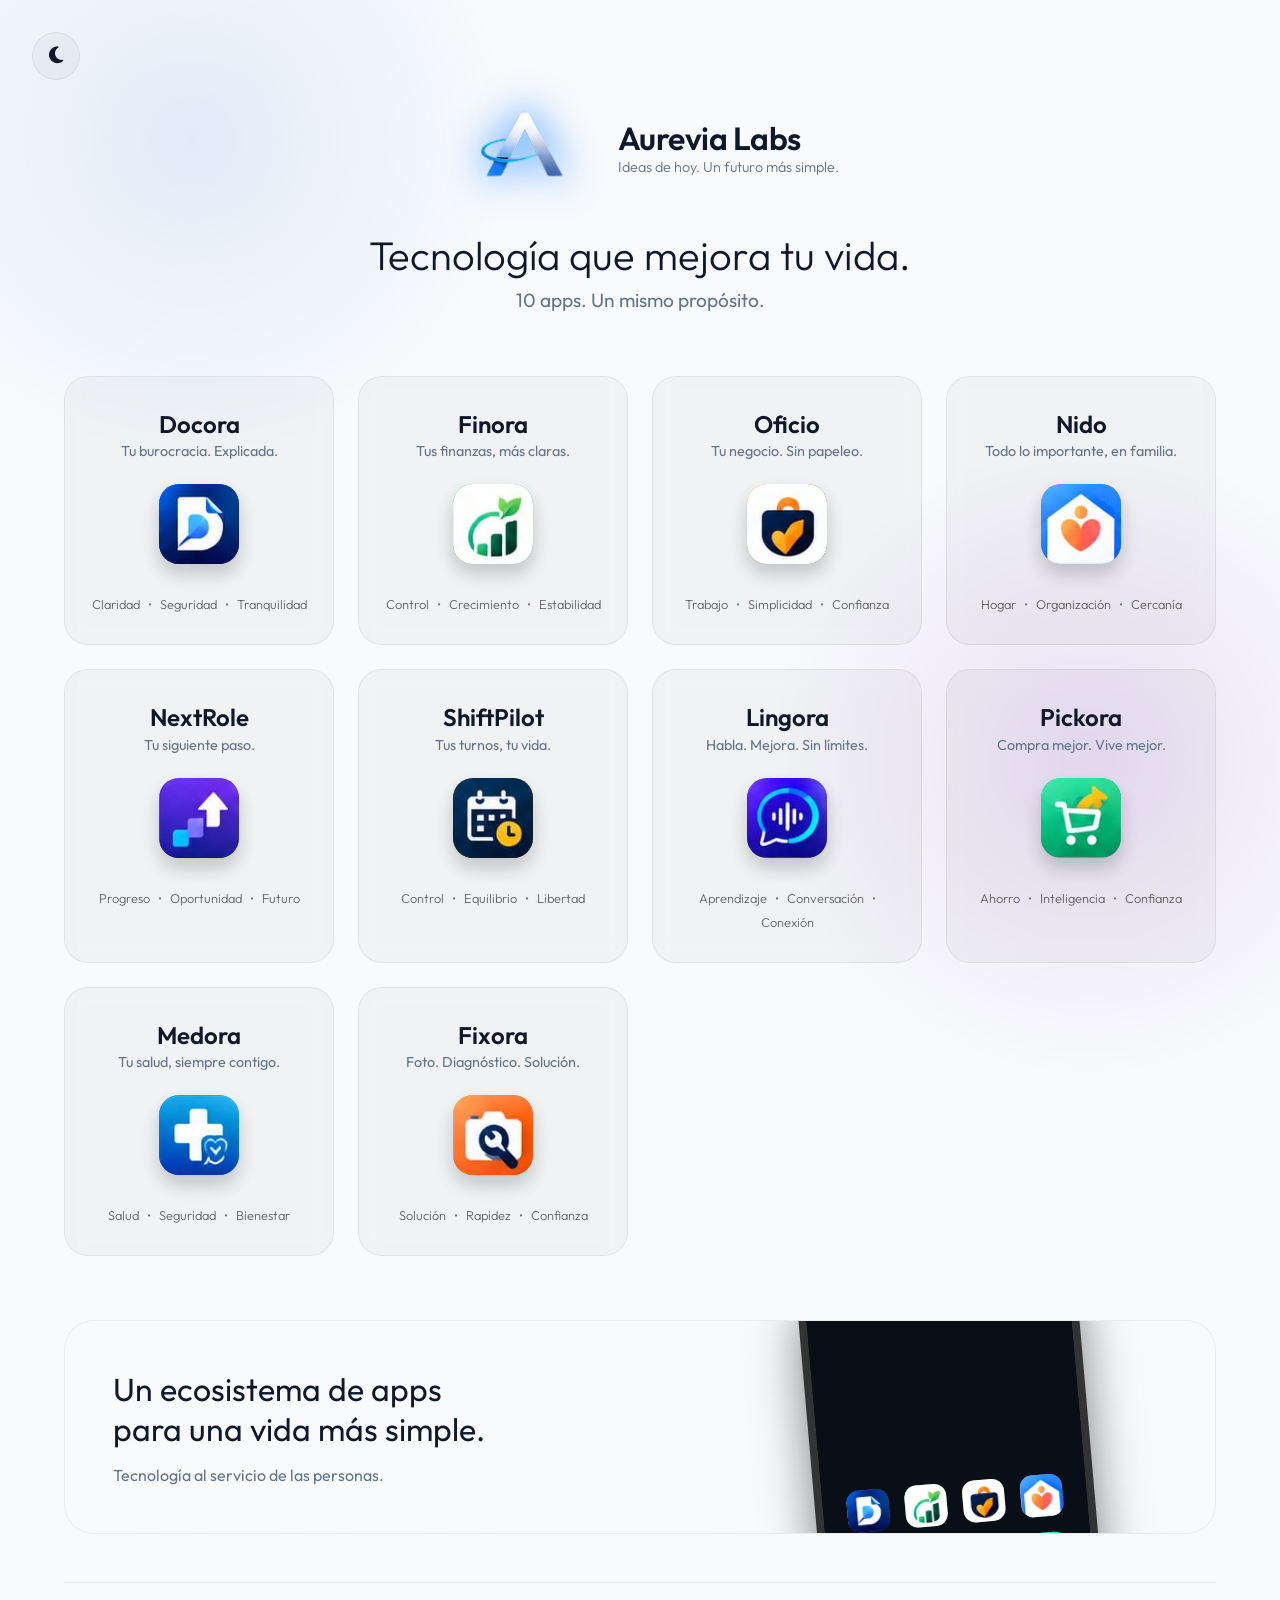
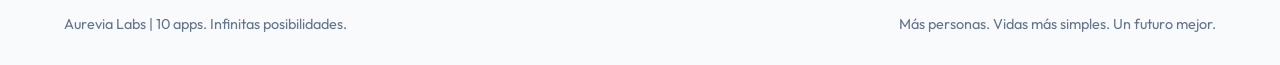
<file: index.html>
</html>
<!-- MAIN PAGE -->
<!DOCTYPE html>
<html lang="es">

<head>
    <!-- TITULO DEL MAIN PAGE -->
    <title>Aurevia Labs | Ecosistema</title>

    <!-- CODIFICACIÓN Y OTROS -->
    <meta charset="UTF-8">
    <meta name="viewport" content="width=device-width, initial-scale=1.0">

    <!-- FUENTES -->
    <link rel="preconnect" href="https://fonts.googleapis.com">
    <link rel="preconnect" href="https://fonts.gstatic.com" crossorigin>
    <link href="https://fonts.googleapis.com/css2?family=Outfit:wght@300;400;600;700&display=swap" rel="stylesheet">
    <link rel="stylesheet" href="index.css">
    <link rel="stylesheet" href="https://cdnjs.cloudflare.com/ajax/libs/font-awesome/6.4.0/css/all.min.css">
</head>

<body>
    <!-- FONDO Y MAIN PAGE -->
    <div class="background-glow"></div>
    <div class="background-glow glow-2"></div>
    <div class="container">

        <!-- BOTÓN TEMA -->
        <button id="theme-toggle" class="theme-toggle" aria-label="Cambiar tema">
            <i class="fa-solid fa-sun"></i>
        </button>

        <!-- CABECERA -->
        <header class="hero">
            <div class="brand">
                <div class="logo-container">
                    <img src="assets/logo.PNG" class="brand-logo" alt="Aurevia Labs">
                </div>

                <div class="brand-text">
                    <h1>Aurevia Labs</h1>
                    <p class="tagline">Ideas de hoy. Un futuro más simple.</p>
                </div>
            </div>

            <div class="hero-content">
                <h2>Tecnología que mejora tu vida.</h2>
                <p>10 apps. Un mismo propósito.</p>
            </div>
        </header>

        <!-- MAIN -->
        <main class="apps-grid">
            <!-- TARJETA 1: DOCORA -->
            <a href="docora/docora.html" class="not-link">
                <article class="app-card" style="--app-color-1: #4A90E2; --app-color-2: #0033A0;">
                    <div class="app-header">
                        <h3>Docora</h3>
                        <p>Tu burocracia. Explicada.</p>
                    </div>

                    <div class="app-icon">
                        <img src="assets/aurevia-full.png" class="sprite-img" style="--bg-x: -20%; --bg-y: -34%;">
                    </div>

                    <div class="app-values">
                        <span>Claridad</span>&bull;<span>Seguridad</span>&bull;<span>Tranquilidad</span>
                    </div>
                </article>
            </a>

            <!-- TARJETA 2: FINORA -->
            <article class="app-card" style="--app-color-1: #2ECC71; --app-color-2: #007934;">
                <div class="app-header">
                    <h3>Finora</h3>
                    <p>Tus finanzas, más claras.</p>
                </div>

                <div class="app-icon">
                    <img src="assets/aurevia-full.png" class="sprite-img" style="--bg-x: -44.9%; --bg-y: -33.5%;">
                </div>

                <div class="app-values">
                    <span>Control</span>&bull;<span>Crecimiento</span>&bull;<span>Estabilidad</span>
                </div>
            </article>

            <!-- TARJETA 3: OFICIO -->
            <article class="app-card" style="--app-color-1: #FF8C00; --app-color-2: #001F3F;">
                <div class="app-header">
                    <h3>Oficio</h3>
                    <p>Tu negocio. Sin papeleo.</p>
                </div>

                <div class="app-icon">
                    <img src="assets/aurevia-full.png" class="sprite-img" style="--bg-x: -70.2%; --bg-y: -33.5%;">
                </div>

                <div class="app-values">
                    <span>Trabajo</span>&bull;<span>Simplicidad</span>&bull;<span>Confianza</span>
                </div>
            </article>

            <!-- TARJETA 4: NIDO -->
            <article class="app-card" style="--app-color-1: #FF6B6B; --app-color-2: #4A90E2;">
                <div class="app-header">
                    <h3>Nido</h3>
                    <p>Todo lo importante, en familia.</p>
                </div>

                <div class="app-icon">
                    <img src="assets/aurevia-full.png" class="sprite-img" style="--bg-x: -80%; --bg-y: -34%;">
                </div>

                <div class="app-values">
                    <span>Hogar</span>&bull;<span>Organización</span>&bull;<span>Cercanía</span>
                </div>
            </article>

            <!-- TARJETA 5: NEXTROLE -->
            <article class="app-card" style="--app-color-1: #9B59B6; --app-color-2: #2C3E50;">
                <div class="app-header">
                    <h3>NextRole</h3>
                    <p>Tu siguiente paso.</p>
                </div>

                <div class="app-icon">
                    <img src="assets/aurevia-full.png" class="sprite-img" style="--bg-x: -4.875%; --bg-y: -56.9%;">
                </div>

                <div class="app-values">
                    <span>Progreso</span>&bull;<span>Oportunidad</span>&bull;<span>Futuro</span>
                </div>
            </article>

            <!-- TARJETA 6: SHIFTPILOT -->
            <article class="app-card" style="--app-color-1: #F1C40F; --app-color-2: #2C3E50;">
                <div class="app-header">
                    <h3>ShiftPilot</h3>
                    <p>Tus turnos, tu vida.</p>
                </div>

                <div class="app-icon">
                    <img src="assets/aurevia-full.png" class="sprite-img" style="--bg-x: -29.91%; --bg-y: -57%;">
                </div>

                <div class="app-values">
                    <span>Control</span>&bull;<span>Equilibrio</span>&bull;<span>Libertad</span>
                </div>
            </article>

            <!-- TARJETA 7: LINGORA -->
            <article class="app-card" style="--app-color-1: #59b3b6; --app-color-2: #3498DB;">
                <div class="app-header">
                    <h3>Lingora</h3>
                    <p>Habla. Mejora. Sin límites.</p>
                </div>

                <div class="app-icon">
                    <img src="assets/aurevia-full.png" class="sprite-img" style="--bg-x: -55.1%; --bg-y: -57.19%;">
                </div>

                <div class="app-values">
                    <span>Aprendizaje</span>&bull;<span>Conversación</span>&bull;<span>Conexión</span>
                </div>
            </article>

            <!-- TARJETA 8: PICKORA -->
            <article class="app-card" style="--app-color-1: #1ABC9C; --app-color-2: #16A085;">
                <div class="app-header">
                    <h3>Pickora</h3>
                    <p>Compra mejor. Vive mejor.</p>
                </div>

                <div class="app-icon">
                    <img src="assets/aurevia-full.png" class="sprite-img" style="--bg-x: -87.75%; --bg-y: -57.19%;">
                </div>

                <div class="app-values">
                    <span>Ahorro</span>&bull;<span>Inteligencia</span>&bull;<span>Confianza</span>
                </div>
            </article>

            <!-- TARJETA 9: MEDORA -->
            <article class="app-card" style="--app-color-1: #5DADE2; --app-color-2: #2874A6;">
                <div class="app-header">
                    <h3>Medora</h3>
                    <p>Tu salud, siempre contigo.</p>
                </div>

                <div class="app-icon">
                    <img src="assets/aurevia-full.png" class="sprite-img" style="--bg-x: -4.87%; --bg-y: -80.6%;">
                </div>

                <div class="app-values">
                    <span>Salud</span>&bull;<span>Seguridad</span>&bull;<span>Bienestar</span>
                </div>
            </article>

            <!-- TARJETA 10: FIXORA -->
            <article class="app-card" style="--app-color-1: #E67E22; --app-color-2: #D35400;">
                <div class="app-header">
                    <h3>Fixora</h3>
                    <p>Foto. Diagnóstico. Solución.</p>
                </div>

                <div class="app-icon">
                    <img src="assets/aurevia-full.png" class="sprite-img" style="--bg-x: -29.8%; --bg-y: -80.6%;">
                </div>

                <div class="app-values">
                    <span>Solución</span>&bull;<span>Rapidez</span>&bull;<span>Confianza</span>
                </div>
            </article>
        </main>

        <!-- BANNER -->
        <div class="ecosystem-banner">
            <div class="banner-text">
                <h2>Un ecosistema de apps para una vida más simple.</h2>
                <p>Tecnología al servicio de las personas.</p>
            </div>

            <div class="phone-mockup">
                <div class="phone-screen">
                    <div class="app-grid-mini">
                        <div class="mini-app" style="background: linear-gradient(135deg, #4A90E2, #0033A0)"><img
                                src="assets/aurevia-full.png" class="sprite-img" style="--bg-x: -20%; --bg-y: -34%;">
                        </div>
                        <div class="mini-app" style="background: linear-gradient(135deg, #2ECC71, #007934)"><img
                                src="assets/aurevia-full.png" class="sprite-img"
                                style="--bg-x: -44.9%; --bg-y: -33.5%;"></div>
                        <div class="mini-app" style="background: linear-gradient(135deg, #FF8C00, #001F3F)"><img
                                src="assets/aurevia-full.png" class="sprite-img"
                                style="--bg-x: -70.2%; --bg-y: -33.5%;"></div>
                        <div class="mini-app" style="background: linear-gradient(135deg, #FF6B6B, #4A90E2)"><img
                                src="assets/aurevia-full.png" class="sprite-img" style="--bg-x: -80%; --bg-y: -34%;">
                        </div>
                        <div class="mini-app" style="background: linear-gradient(135deg, #9B59B6, #2C3E50)"><img
                                src="assets/aurevia-full.png" class="sprite-img"
                                style="--bg-x: -4.875%; --bg-y: -56.9%;"></div>
                        <div class="mini-app" style="background: linear-gradient(135deg, #F1C40F, #2C3E50)"><img
                                src="assets/aurevia-full.png" class="sprite-img" style="--bg-x: -29.91%; --bg-y: -57%;">
                        </div>
                        <div class="mini-app" style="background: linear-gradient(135deg, #8E44AD, #3498DB)"><img
                                src="assets/aurevia-full.png" class="sprite-img"
                                style="--bg-x: -55.1%; --bg-y: -57.19%;"></div>
                        <div class="mini-app" style="background: linear-gradient(135deg, #1ABC9C, #16A085)"><img
                                src="assets/aurevia-full.png" class="sprite-img"
                                style="--bg-x: -87.75%; --bg-y: -57.19%;"></div>
                        <div class="mini-app" style="background: linear-gradient(135deg, #5DADE2, #2874A6)"><img
                                src="assets/aurevia-full.png" class="sprite-img"
                                style="--bg-x: -4.87%; --bg-y: -80.6%;"></div>
                        <div class="mini-app" style="background: linear-gradient(135deg, #E67E22, #D35400)"><img
                                src="assets/aurevia-full.png" class="sprite-img"
                                style="--bg-x: -29.8%; --bg-y: -80.6%;"></div>
                    </div>
                </div>
            </div>
        </div>

        <!-- FOOTER -->
        <footer>
            <div class="footer-left">Aurevia Labs | 10 apps. Infinitas posibilidades.</div>
            <div class="footer-right">Más personas. Vidas más simples. Un futuro mejor.</div>
        </footer>
    </div>

    <!-- SCRIPT JS -->
    <script src="index.js"></script>
</body>

</html>
</file>
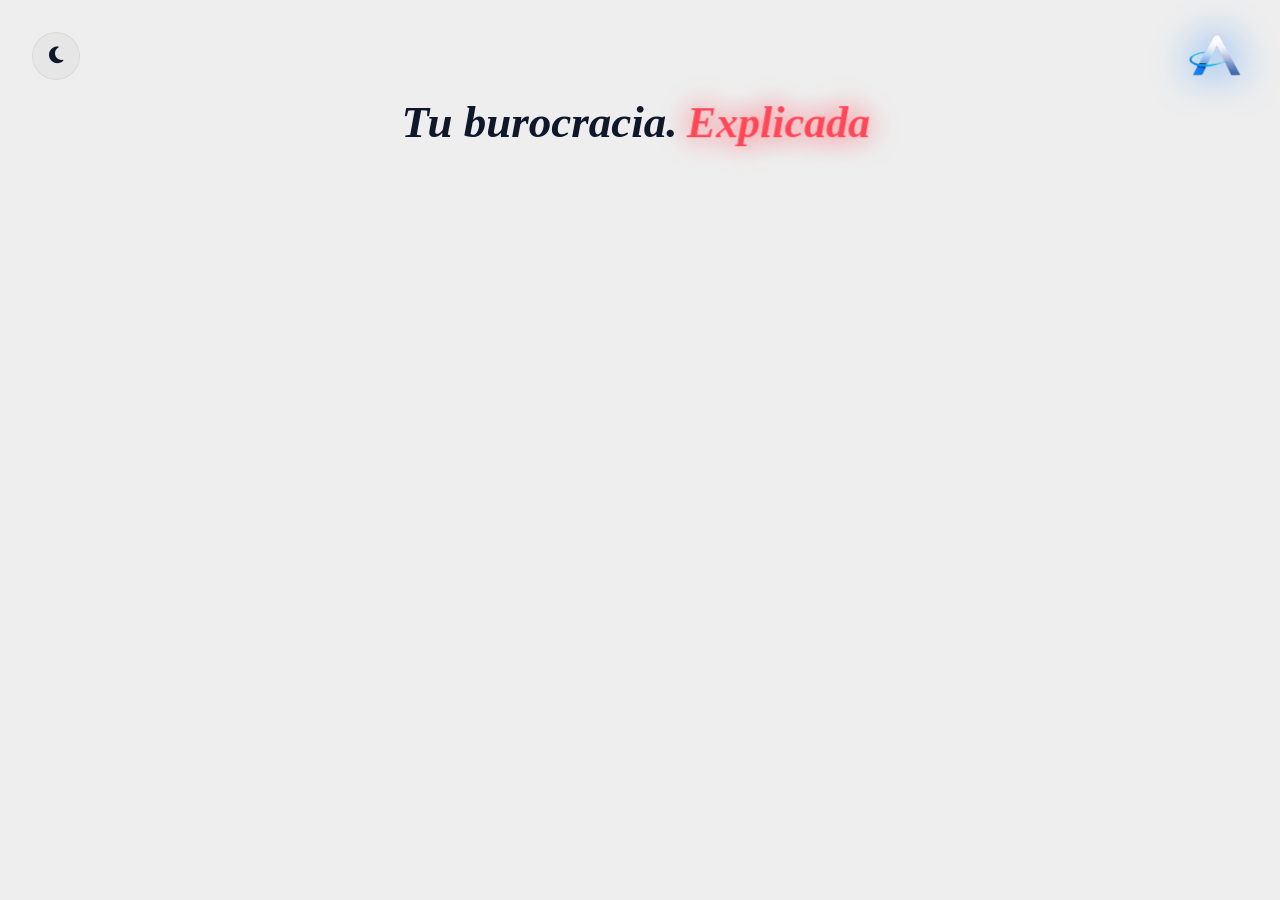
<file: docora/docora.html>
<!-- DOCORA -->
<!DOCTYPE html>
<html lang="es">

<head>
    <!-- TITULO -->
    <title>Docora | Burocracia AI</title>

    <!-- CODIFICACIÓN Y OTROS -->
    <meta charset="UTF-8">
    <meta name="viewport" content="width=device-width, initial-scale=1.0">

    <!-- FUENTES -->
    <link rel="preconnect" href="https://fonts.googleapis.com">
    <link rel="preconnect" href="https://fonts.gstatic.com" crossorigin>
    <link href="https://fonts.googleapis.com/css2?family=Outfit:wght@300;400;600;700&display=swap" rel="stylesheet">
    <link rel="stylesheet" href="docora.css">
    <link rel="stylesheet" href="https://cdnjs.cloudflare.com/ajax/libs/font-awesome/6.4.0/css/all.min.css">
</head>

<body>
    <!-- MAIN PAGE -->
    <div class="container">
        <!-- BOTÓN TEMA -->
        <button id="theme-toggle" class="theme-toggle" aria-label="Cambiar tema">
            <i class="fa-solid fa-sun"></i>
        </button>

        <!-- CABECERA -->
        <header class="hero">
            <div class="logo-container">
                <img src="../assets/logo.PNG" class="brand-logo" alt="Aurevia Labs">
            </div>

            <div class="hero-content">
                <h2>Tu burocracia.</h2>
                <div class="caja-rotatoria">
                    <div class="palabras">
                        <div class="palabra p1">Explicada</div>
                        <div class="palabra p2">Sencilla</div>
                        <div class="palabra p3">Sin prisa</div>
                        <div class="palabra p4">Moderna</div>
                    </div>
                </div>
            </div>
        </header>


    </div>

    <!-- SCRIPT JS -->
    <script src="docora.js"></script>
</body>

</html>
</file>
<file: index.css>
/* ======================================================================
   1. VARIABLES GLOBALES Y TEMAS
   ====================================================================== */
:root {
    --bg-color: #050b14;
    --text-main: #ffffff;
    --text-muted: #8b9bb4;
    --card-bg: rgba(255, 255, 255, 0.03);
    --card-border: rgba(255, 255, 255, 0.08);
    --font-family: 'Outfit', sans-serif;
}

:root,
:root.dark-theme {
    --mouse-glow-color: rgba(255, 255, 255, 0.3);
}

@media (prefers-color-scheme: light) {
    :root:not(.dark-theme) {
        --bg-color: #f8fafc;
        --text-main: #0f172a;
        --text-muted: #64748b;
        --card-bg: rgba(0, 0, 0, 0.03);
        --card-border: rgba(0, 0, 0, 0.06);
        --app-values-color: rgba(0, 0, 0, 0.6);
        --brand-logo-color: rgb(0, 119, 255);
        --mouse-glow-color: rgba(0, 0, 0, 0.15);
    }
}

:root.light-theme {
    --bg-color: #f8fafc;
    --text-main: #0f172a;
    --text-muted: #64748b;
    --card-bg: rgba(0, 0, 0, 0.03);
    --card-border: rgba(0, 0, 0, 0.06);
    --app-values-color: rgba(0, 0, 0, 0.6);
    --brand-logo-color: rgb(0, 119, 255);
    --mouse-glow-color: rgba(0, 0, 0, 0.15);
}

:root.dark-theme {
    --bg-color: #050b14;
    --text-main: #ffffff;
    --text-muted: #8b9bb4;
    --card-bg: rgba(255, 255, 255, 0.03);
    --card-border: rgba(255, 255, 255, 0.08);
    --app-values-color: rgba(255, 255, 255, 0.8);
    --brand-logo-color: rgba(74, 145, 226, 0.8);
}

/* INTERRUPTOR DE TEMA */
.theme-toggle {
    position: absolute;
    top: 2rem;
    left: 2rem;
    background: var(--card-bg);
    border: 1px solid var(--card-border);
    color: var(--text-main);
    width: 48px;
    height: 48px;
    border-radius: 50%;
    cursor: pointer;
    font-size: 1.2rem;
    display: flex;
    align-items: center;
    justify-content: center;
    transition: all 0.3s ease;
    z-index: 1000;
}

.theme-toggle:hover {
    transform: scale(1.1);
    background: rgba(100, 100, 100, 0.1);
}

.not-link {
    text-decoration: none;
    color: inherit;
}

/* ======================================================================
   2. RESET Y ESTILOS BASE
   ====================================================================== */
* {
    margin: 0;
    padding: 0;
    box-sizing: border-box;
}

body {
    background-color: var(--bg-color);
    color: var(--text-main);
    font-family: var(--font-family);
    min-height: 100vh;
    overflow-x: hidden;
    position: relative;
}

/* ======================================================================
   3. FONDOS ANIMADOS
   ====================================================================== */
.background-glow {
    position: fixed;
    top: -20%;
    left: -10%;
    width: 50vw;
    height: 50vw;
    background: radial-gradient(circle, rgba(74, 145, 226, 0.13) 0%, transparent 70%);
    z-index: -1;
    border-radius: 50%;
    pointer-events: none;
}

.background-glow.glow-2 {
    top: auto;
    bottom: -20%;
    left: auto;
    right: -10%;
    background: radial-gradient(circle, rgba(141, 46, 204, 0.13) 0%, transparent 70%);
}

/* ======================================================================
   4. ESTRUCTURA PRINCIPAL Y CABECERA
   ====================================================================== */
.container {
    max-width: 1400px;
    margin: 0 auto;
    padding: 2rem 5%;
}

.hero {
    text-align: center;
    padding: 4rem 0;
    display: flex;
    flex-direction: column;
    align-items: center;
    gap: 2rem;
}

/* LOGO Y MARCA */
.brand {
    display: flex;
    align-items: center;
    gap: 1rem;
}

.logo-container {
    display: flex;
    align-items: center;
    justify-content: center;
    margin-bottom: 1rem;
    width: auto;
    height: auto;
    position: static;
    overflow: visible;
    border: none;
    background: transparent;
    box-shadow: none;
}

.brand-logo {
    width: 160px;
    height: auto;
    filter: drop-shadow(0 0 20px var(--brand-logo-color));
    transition: transform 0.3s ease, filter 0.3s ease;
}

.brand-logo:hover {
    filter: drop-shadow(1px 1px 40px var(--brand-logo-color));
    transform: scale(1.05);
}

.brand-text {
    text-align: left;
}

.brand-text h1 {
    font-size: 2rem;
    font-weight: 600;
    letter-spacing: -0.5px;
}

.tagline {
    color: var(--text-muted);
    font-size: 0.9rem;
    font-weight: 300;
}

/* CONTENIDO DE LA CABECERA */
.hero-content h2 {
    font-size: 2.5rem;
    font-weight: 300;
    margin-bottom: 0.5rem;
}

.hero-content p {
    color: var(--text-muted);
    font-size: 1.2rem;
}

/* ======================================================================
   5. CUADRÍCULA DE APLICACIONES
   ====================================================================== */
.apps-grid {
    display: grid;
    grid-template-columns: repeat(auto-fit, minmax(250px, 1fr));
    gap: 1.5rem;
    margin-bottom: 4rem;
}

/* TARJETA DE APLICACIÓN */
.app-card {
    background: var(--card-bg);
    border: 1px solid var(--card-border);
    border-radius: 24px;
    padding: 2rem 1.5rem;
    display: flex;
    flex-direction: column;
    align-items: center;
    text-align: center;
    backdrop-filter: blur(10px);
    -webkit-backdrop-filter: blur(10px);
    transition: all 0.4s cubic-bezier(0.175, 0.885, 0.32, 1.275);
    cursor: pointer;
    position: relative;
    overflow: hidden;
}

/* EFECTO HOVER Y LINTERNA DEL RATÓN */
.app-card::before {
    content: '';
    position: absolute;
    top: 0;
    left: 0;
    width: 100%;
    height: 100%;
    background: radial-gradient(circle at var(--mouse-x, 50%) var(--mouse-y, 50%), var(--mouse-glow-color) 0%, transparent 50%) !important;
    opacity: 0;
    transition: opacity 0.3s ease;
    pointer-events: none;
}

.app-card:hover {
    transform: translateY(-10px);
    border-color: rgba(255, 255, 255, 0.2);
    box-shadow: 0 15px 35px rgba(0, 0, 0, 0.3), 0 0 40px var(--app-color-1, transparent);
}

.app-card:hover::before {
    opacity: 1;
}

/* CONTENIDO DE LA TARJETA */
.app-header h3 {
    font-size: 1.5rem;
    font-weight: 600;
    margin-bottom: 0.2rem;
}

.app-header p {
    color: var(--text-muted);
    font-size: 0.9rem;
    margin-bottom: 1.5rem;
}

/* ICONO DE LA APLICACIÓN */
.app-icon {
    width: 80px;
    height: 80px;
    background: linear-gradient(135deg, var(--app-color-1), var(--app-color-2));
    border-radius: 20px;
    display: flex;
    align-items: center;
    justify-content: center;
    font-size: 2.5rem;
    color: white;
    margin-bottom: 2rem;
    box-shadow: 0 10px 20px rgba(0, 0, 0, 0.2);
    transition: transform 0.3s ease;
    overflow: hidden !important;
    position: relative !important;
}

.app-card:hover .app-icon {
    transform: scale(1.1) rotate(5deg);
}

/* VALORES DE LA APLICACIÓN (Etiquetas inferiores) */
.app-values {
    display: flex;
    gap: 0.5rem;
    color: var(--text-muted);
    font-size: 0.8rem;
    font-weight: 300;
    justify-content: center;
    flex-wrap: wrap;
}

.app-values span {
    color: var(--app-values-color);
}

/* ======================================================================
   6. BANNER ECOSISTEMA (Mockup Móvil)
   ====================================================================== */
.ecosystem-banner {
    background: linear-gradient(90deg, rgba(255, 255, 255, 0.02) 0%, rgba(255, 255, 255, 0.05) 100%);
    border: 1px solid var(--card-border);
    border-radius: 30px;
    padding: 3rem;
    display: flex;
    justify-content: space-between;
    align-items: center;
    margin-bottom: 3rem;
    position: relative;
    overflow: hidden;
}

.banner-text h2 {
    font-size: 2rem;
    font-weight: 400;
    margin-bottom: 1rem;
    max-width: 400px;
}

.banner-text p {
    color: var(--text-muted);
}

/* MOCKUP DEL TELÉFONO */
.phone-mockup {
    width: 280px;
    height: 580px;
    background: #000;
    border-radius: 40px;
    border: 8px solid #333;
    position: absolute;
    right: 10%;
    top: -50px;
    box-shadow: 0 20px 50px rgba(0, 0, 0, 0.5);
    transform: rotate(-5deg);
    transition: transform 0.5s ease;
}

.ecosystem-banner:hover .phone-mockup {
    transform: rotate(0deg) translateY(-20px);
}

.phone-screen {
    width: 100%;
    height: 100%;
    border-radius: 32px;
    background: #0a0e17;
    overflow: hidden;
    padding: 3rem 1.5rem;
    display: flex;
    align-items: center;
}

/* CUADRÍCULA MINI (Dentro del teléfono) */
.app-grid-mini {
    display: grid;
    grid-template-columns: repeat(4, 1fr);
    gap: 1rem;
    width: 100%;
}

.mini-app {
    aspect-ratio: 1;
    border-radius: 12px;
    display: flex;
    align-items: center;
    justify-content: center;
    color: white;
    font-size: 1.2rem;
    overflow: hidden !important;
    position: relative !important;
}

/* ======================================================================
   7. FOOTER
   ====================================================================== */
footer {
    display: flex;
    justify-content: space-between;
    padding-top: 2rem;
    border-top: 1px solid var(--card-border);
    color: var(--text-muted);
    font-size: 0.9rem;
}

/* ======================================================================
   8. UTILIDADES Y SPRITES (Legado)
   ====================================================================== */
.sprite-img {
    position: absolute;
    left: 50%;
    top: 50%;
    width: 1485% !important;
    max-width: none !important;
    height: auto !important;
    transform: translate(var(--bg-x), var(--bg-y)) scaleY(1) !important;
    pointer-events: none !important;
}

.logo-sprite {
    position: absolute;
    left: 50%;
    top: 50%;
    width: 200%;
    max-width: none;
    height: auto;
    transform: translate(var(--bg-x), var(--bg-y)) scaleY(0.90);
    pointer-events: none;
}

/* ======================================================================
   9. DISEÑO RESPONSIVO (Móviles y Tablets)
   ====================================================================== */
@media (max-width: 900px) {
    .ecosystem-banner {
        flex-direction: column;
        padding: 2rem;
    }

    .phone-mockup {
        position: relative;
        right: 0;
        top: 20px;
        transform: rotate(0);
    }
}

@media (max-width: 600px) {
    footer {
        flex-direction: column;
        align-items: center;
        gap: 1rem;
        text-align: center;
    }
}
</file>
<file: docora/docora.css>
/* ======================================================================
   1. VARIABLES GLOBALES Y TEMAS
   ====================================================================== */
:root {
    --bg-color: #050b14;
    --text-main: #ffffff;
    --text-muted: #8b9bb4;
    --card-bg: rgba(255, 255, 255, 0.03);
    --card-border: rgba(255, 255, 255, 0.08);
    --font-family: 'Outfit', sans-serif;
}

:root,
:root.dark-theme {
    --mouse-glow-color: rgba(255, 255, 255, 0.3);
}

@media (prefers-color-scheme: light) {
    :root:not(.dark-theme) {
        --bg-color: #eeeeee;
        --text-main: #0f172a;
        --text-muted: #64748b;
        --card-bg: rgba(0, 0, 0, 0.03);
        --card-border: rgba(0, 0, 0, 0.06);
        --app-values-color: rgba(0, 0, 0, 0.6);
        --brand-logo-color: rgb(0, 119, 255);
        --mouse-glow-color: rgba(0, 0, 0, 0.15);
    }
}

:root.light-theme {
    --bg-color: #eeeeee;
    --text-main: #0f172a;
    --text-muted: #64748b;
    --card-bg: rgba(0, 0, 0, 0.03);
    --card-border: rgba(0, 0, 0, 0.06);
    --app-values-color: rgba(0, 0, 0, 0.6);
    --brand-logo-color: rgb(0, 119, 255);
    --mouse-glow-color: rgba(0, 0, 0, 0.15);
}

:root.dark-theme {
    --bg-color: #050b14;
    --text-main: #ffffff;
    --text-muted: #8b9bb4;
    --card-bg: rgba(255, 255, 255, 0.03);
    --card-border: rgba(255, 255, 255, 0.08);
    --app-values-color: rgba(255, 255, 255, 0.8);
    --brand-logo-color: rgba(74, 145, 226, 0.8);
}

/* INTERRUPTOR DE TEMA */
.theme-toggle {
    position: absolute;
    top: 2rem;
    left: 2rem;
    background: var(--card-bg);
    border: 1px solid var(--card-border);
    color: var(--text-main);
    width: 48px;
    height: 48px;
    border-radius: 50%;
    cursor: pointer;
    font-size: 1.2rem;
    display: flex;
    align-items: center;
    justify-content: center;
    transition: all 0.3s ease;
    z-index: 1000;
}

.theme-toggle:hover {
    transform: scale(1.1);
    background: var(--card-border);
}

.not-link {
    text-decoration: none;
    color: inherit;
}

/* ======================================================================
   2. RESET Y ESTILOS BASE
   ====================================================================== */
* {
    margin: 0;
    padding: 0;
    box-sizing: border-box;
}

body {
    background-color: var(--bg-color);
    color: var(--text-main);
    font-family: var(--font-family);
    min-height: 100vh;
    overflow-x: hidden;
    position: relative;
}

/* ======================================================================
   3. ESTRUCTURA PRINCIPAL Y CABECERA
   ====================================================================== */
.container {
    max-width: 1400px;
    margin: 0 auto;
    padding: 2rem 5%;
}

.hero {
    text-align: center;
    padding: 4rem 0;
    display: flex;
    flex-direction: column;
    align-items: center;
    gap: 2rem;
}

.hero-content {
    display: flex;
    align-items: center;
    gap: 1px;
}

.hero-content h2 {
    font-style: italic;
    font-family: 'Times New Roman', Times, serif;
    margin: 0;
    white-space: nowrap;
    font-size: 45px;
}

/* Caja que contiene las palabras que van a rotar */
.caja-rotatoria {
    position: relative;
    display: inline-block;
    height: 50px;
    width: 200px;
    perspective: 55px;
}

/* El elemento que realmente gira */
.palabras {
    position: absolute;
    width: 100%;
    height: 100%;
    transform-style: preserve-3d;
    animation: rotarCaja 9s cubic-bezier(0.76, 0, 0.24, 1) infinite;
    font-size: 1.5em;
    justify-content: flex-start;
}

/* Estilo común para cada cara/palabra */
.palabra {
    position: absolute;
    width: 100%;
    height: 100%;
    display: flex;
    align-items: center;
    justify-content: center;
    backface-visibility: hidden;
    font-weight: bold;
    font-style: italic;
    font-family: 'Times New Roman', Times, serif;
}

/* Posicionamiento en 3D de cada palabra (caras de la caja) */
/* El valor de translateZ debe ser la mitad de la altura de la caja (50px / 2 = 25px) */
.p1 {
    color: #ff4757;
    transform: rotateX(0deg) translateZ(25px);
    text-shadow: 0 0 15px #ff4757;
}

.p2 {
    color: #2ed573;
    transform: rotateX(90deg) translateZ(25px);
    text-shadow: 0 0 15px #2ed573;
}

.p3 {
    color: #1e90ff;
    transform: rotateX(180deg) translateZ(25px);
    text-shadow: 0 0 15px #1e90ff;
}

.p4 {
    color: #ffa502;
    transform: rotateX(270deg) translateZ(25px);
    text-shadow: 0 0 15px #ffa502;
}

/* Animación de la rotación (4 caras = 4 paradas) */
@keyframes rotarCaja {

    0%,
    20% {
        transform: rotateX(0deg);
    }

    25%,
    45% {
        transform: rotateX(-90deg);
    }

    50%,
    70% {
        transform: rotateX(-180deg);
    }

    75%,
    95% {
        transform: rotateX(-270deg);
    }

    100% {
        transform: rotateX(-360deg);
    }
}

.logo-container {
    top: 25px;
    right: 15px;
    justify-content: center;
    position: absolute;
    display: flex;
    align-items: center;
    gap: 1rem;
    box-shadow: none;
    overflow: visible;
    border: none;
    background: transparent;
    margin-bottom: 0;
    width: auto;
    height: auto;
}

.brand-logo {
    width: 100px;
    height: auto;
    filter: drop-shadow(0 0 20px var(--brand-logo-color));
    transition: transform 0.3s ease, filter 0.3s ease;
}

.brand-logo:hover {
    filter: drop-shadow(1px 1px 40px var(--brand-logo-color));
    transform: scale(1.05);
}
</file>
